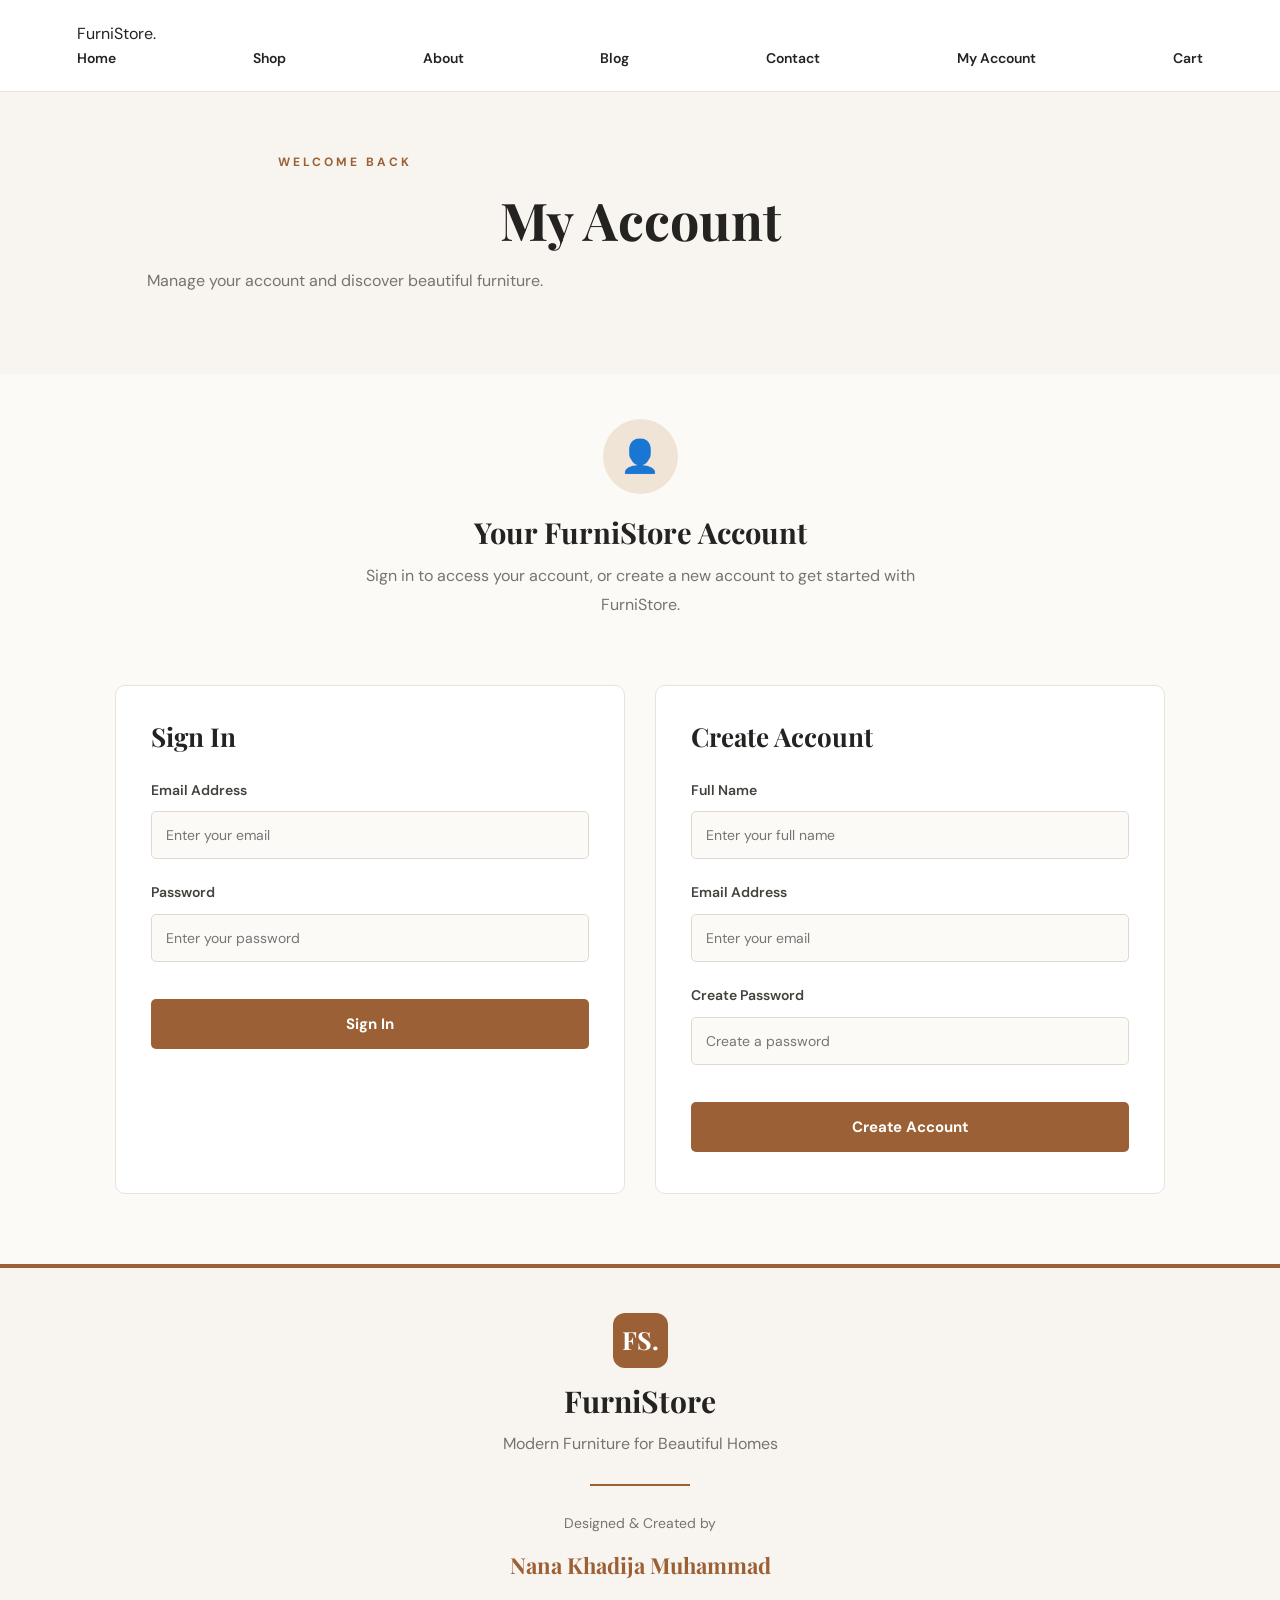
<file: account.html>
<!DOCTYPE html>
<html lang="en">

<head>
    <meta charset="UTF-8">
    <meta name="viewport" content="width=device-width, initial-scale=1.0">
    <link rel="stylesheet" href="./style.css">
    <title>My Account | FurniStore</title>

</head>

<body>

    <header class="navbar">
        <a href="index.html" class="logo">Furni<span>Store.</span></a>

        <nav>
            <a href="index.html">Home</a>
            <a href="shop.html">Shop</a>
            <a href="about.html">About</a>
            <a href="blog.html">Blog</a>
            <a href="contact.html">Contact</a>
            <a href="account.html">My Account</a>
            <a href="cart.html">Cart</a>
        </nav>
    </header>

    <main class="account-page">

        <section class="account-heading">
            <p class="hero-label">WELCOME BACK</p>
            <h1>My Account</h1>
            <p>Manage your account and discover beautiful furniture.</p>
        </section>

        <section class="account-content">

            <div class="account-intro">
                <div class="account-icon">👤</div>
                <h2>Your FurniStore Account</h2>
                <p>
                    Sign in to access your account, or create a new account
                    to get started with FurniStore.
                </p>
            </div>

            <div class="account-forms">

                <form class="account-form" action="#" method="get">
                    <h2>Sign In</h2>

                    <label for="login-email">Email Address</label>
                    <input type="email" id="login-email" name="login-email" placeholder="Enter your email" required>

                    <label for="login-password">Password</label>
                    <input type="password" id="login-password" name="login-password" placeholder="Enter your password"
                        required>

                    <button type="submit" class="account-button">
                        Sign In
                    </button>
                </form>

                <form class="account-form" action="#" method="get">
                    <h2>Create Account</h2>

                    <label for="register-name">Full Name</label>
                    <input type="text" id="register-name" name="register-name" placeholder="Enter your full name"
                        required>

                    <label for="register-email">Email Address</label>
                    <input type="email" id="register-email" name="register-email" placeholder="Enter your email"
                        required>

                    <label for="register-password">Create Password</label>
                    <input type="password" id="register-password" name="register-password"
                        placeholder="Create a password" required>

                    <button type="submit" class="account-button">
                        Create Account
                    </button>
                </form>

            </div>

        </section>

    </main>
    <footer class="furni-footer">
        <div class="footer-logo">FS.</div>

        <h2>FurniStore</h2>

        <p class="footer-tagline">
            Modern Furniture for Beautiful Homes
        </p>

        <div class="footer-line"></div>

        <p class="footer-credit-label">
            Designed &amp; Created by
        </p>

        <p class="footer-creator">
            Nana Khadija Muhammad
        </p>
    </footer>
    <!-- <footer>
        <p>© 2026 FurniStore. All rights reserved.</p>
        <p>Beautiful Furniture for a Beautiful Home.</p>
    </footer> -->

</body>

</html>
</file>
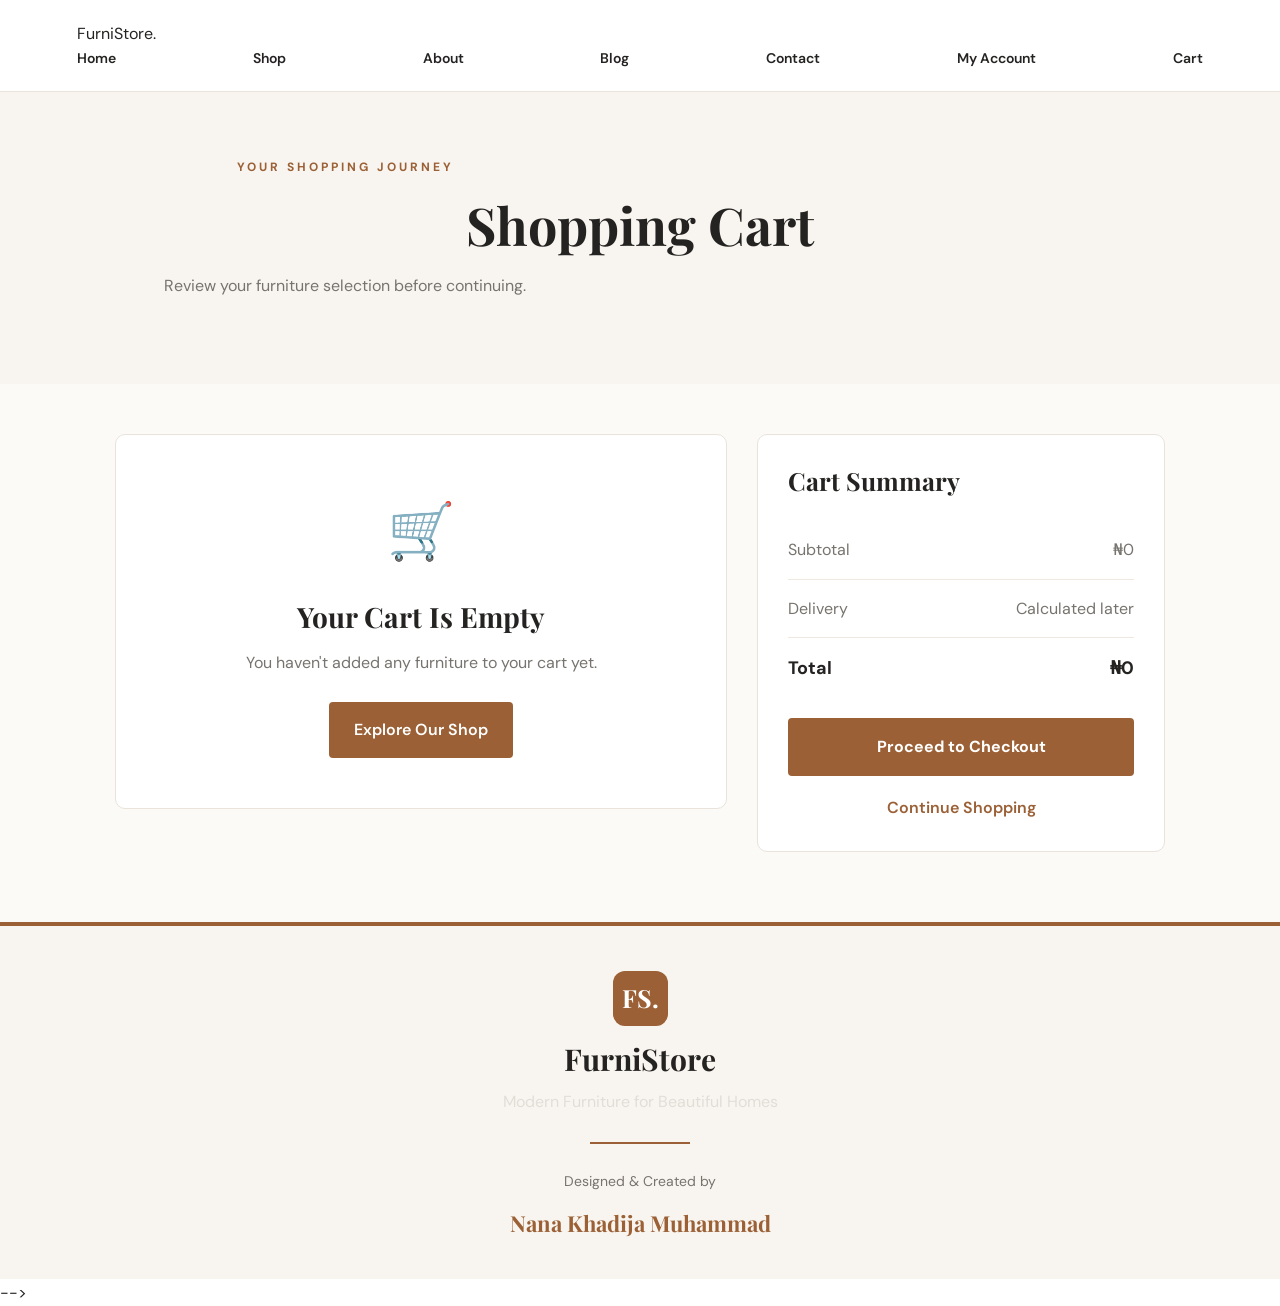
<file: cart.html>
<!DOCTYPE html>
<html lang="en">
<head>
    <meta charset="UTF-8">
    <meta name="viewport" content="width=device-width, initial-scale=1.0">
    <link rel="stylesheet" href="./style.css">
    <title>Shopping Cart | FurniStore</title>
    
</head>
<body>

    <header class="navbar">
        <a href="index.html" class="logo">Furni<span>Store.</span></a>

        <nav>
            <a href="index.html">Home</a>
            <a href="shop.html">Shop</a>
            <a href="about.html">About</a>
            <a href="blog.html">Blog</a>
            <a href="contact.html">Contact</a>
            <a href="account.html">My Account</a>
            <a href="cart.html">Cart</a>
        </nav>
    </header>

    <main class="cart-page">
        <section class="cart-heading">
            <p class="hero-label">YOUR SHOPPING JOURNEY</p>
            <h1>Shopping Cart</h1>
            <p>Review your furniture selection before continuing.</p>
        </section>

        <section class="cart-content">
            <div class="cart-empty">
                <div class="cart-icon">🛒</div>
                <h2>Your Cart Is Empty</h2>
                <p>You haven't added any furniture to your cart yet.</p>
                <a href="shop.html" class="hero-button">Explore Our Shop</a>
            </div>

            <aside class="cart-summary">
                <h2>Cart Summary</h2>
                <div class="summary-row">
                    <span>Subtotal</span>
                    <span>₦0</span>
                </div>
                <div class="summary-row">
                    <span>Delivery</span>
                    <span>Calculated later</span>
                </div>
                <div class="summary-total">
                    <span>Total</span>
                    <span>₦0</span>
                </div>
                <a href="checkout.html" class="checkout-button">Proceed to Checkout</a>
                <a href="shop.html" class="continue-shopping">Continue Shopping</a>
            </aside>
        </section>
    </main>

<footer class="furni-footer">
    <div class="footer-logo">FS.</div>

    <h2>FurniStore</h2>

    <p class="footer-tag  line">
        Modern Furniture for Beautiful Homes
    </p>

    <div class="footer-line"></div>

    <p class="footer-credit-label">
        Designed &amp; Created by
    </p>

    <p class="footer-creator">
        Nana Khadija Muhammad
    </p>
</footer>

    <!-- <footer>
        <p>© 2026 FurniStore. All rights reserved.</p>
        <p>Beautiful Furniture for a Beautiful Home.</p>
    </footer> --> -->

</body>
</html>
</file>
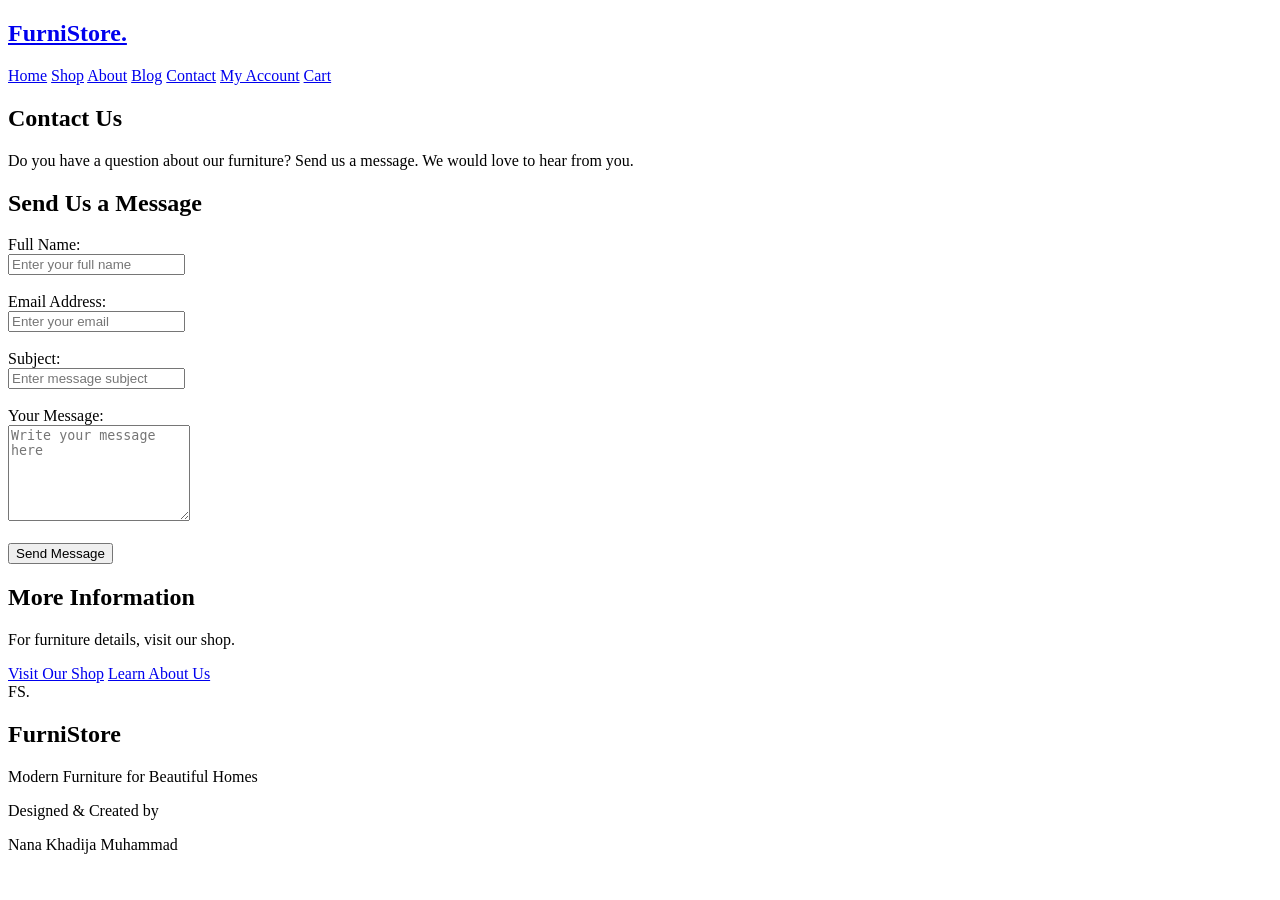
<file: centact.html>
<!DOCTYPE html>
<html lang="en">

<head>
    <meta charset="UTF-8">
    <meta name="viewport" content="width=device-width, initial-scale=1.0">
    <title>Contact Us | FurniStore</title>

</head>

<body>

    <header>
        <nav>
            <h2><a href="index.html">FurniStore.</a></h2>

            <a href="index.html">Home</a>
            <a href="shop.html">Shop</a>
            <a href="about.html">About</a>
            <a href="blog.html">Blog</a>
            <a href="contact.html">Contact</a>
            <a href="account.html">My Account</a>
            <a href="cart.html">Cart</a>
        </nav>
    </header>

    <main>
        <section>
            <h1>Contact Us</h1>

            <p>
                Do you have a question about our furniture?
                Send us a message. We would love to hear from you.
            </p>
        </section>

        <section>
            <h2>Send Us a Message</h2>

            <form action="#" method="post">

                <label for="name">Full Name:</label><br>
                <input type="text" id="name" name="name" placeholder="Enter your full name" required>
                <br><br>

                <label for="email">Email Address:</label><br>
                <input type="email" id="email" name="email" placeholder="Enter your email" required>
                <br><br>

                <label for="subject">Subject:</label><br>
                <input type="text" id="subject" name="subject" placeholder="Enter message subject" required>
                <br><br>

                <label for="message">Your Message:</label><br>
                <textarea id="message" name="message" rows="6" placeholder="Write your message here"
                    required></textarea>
                <br><br>

                <button type="submit">Send Message</button>

            </form>
        </section>

        <section>
            <h2>More Information</h2>

            <p>For furniture details, visit our shop.</p>

            <a href="shop.html">Visit Our Shop</a>
            <a href="about.html">Learn About Us</a>
        </section>
    </main>

    <footer class="furni-footer">
        <div class="footer-logo">FS.</div>

        <h2>FurniStore</h2>

        <p class="footer-tag  line">
            Modern Furniture for Beautiful Homes
        </p>

        <div class="footer-line"></div>

        <p class="footer-credit-label">
            Designed &amp; Created by
        </p>

        <p class="footer-creator">
            Nana Khadija Muhammad
        </p>
    </footer>

        <!-- <p>&copy; 2026 FurniStore. All rights reserved.</p>
        <a href="index.html">Home</a>
        <a href="shop.html">Shop</a>
        <a href="blog.html">Blog</a> -->
    

</body>

</html>
</file>
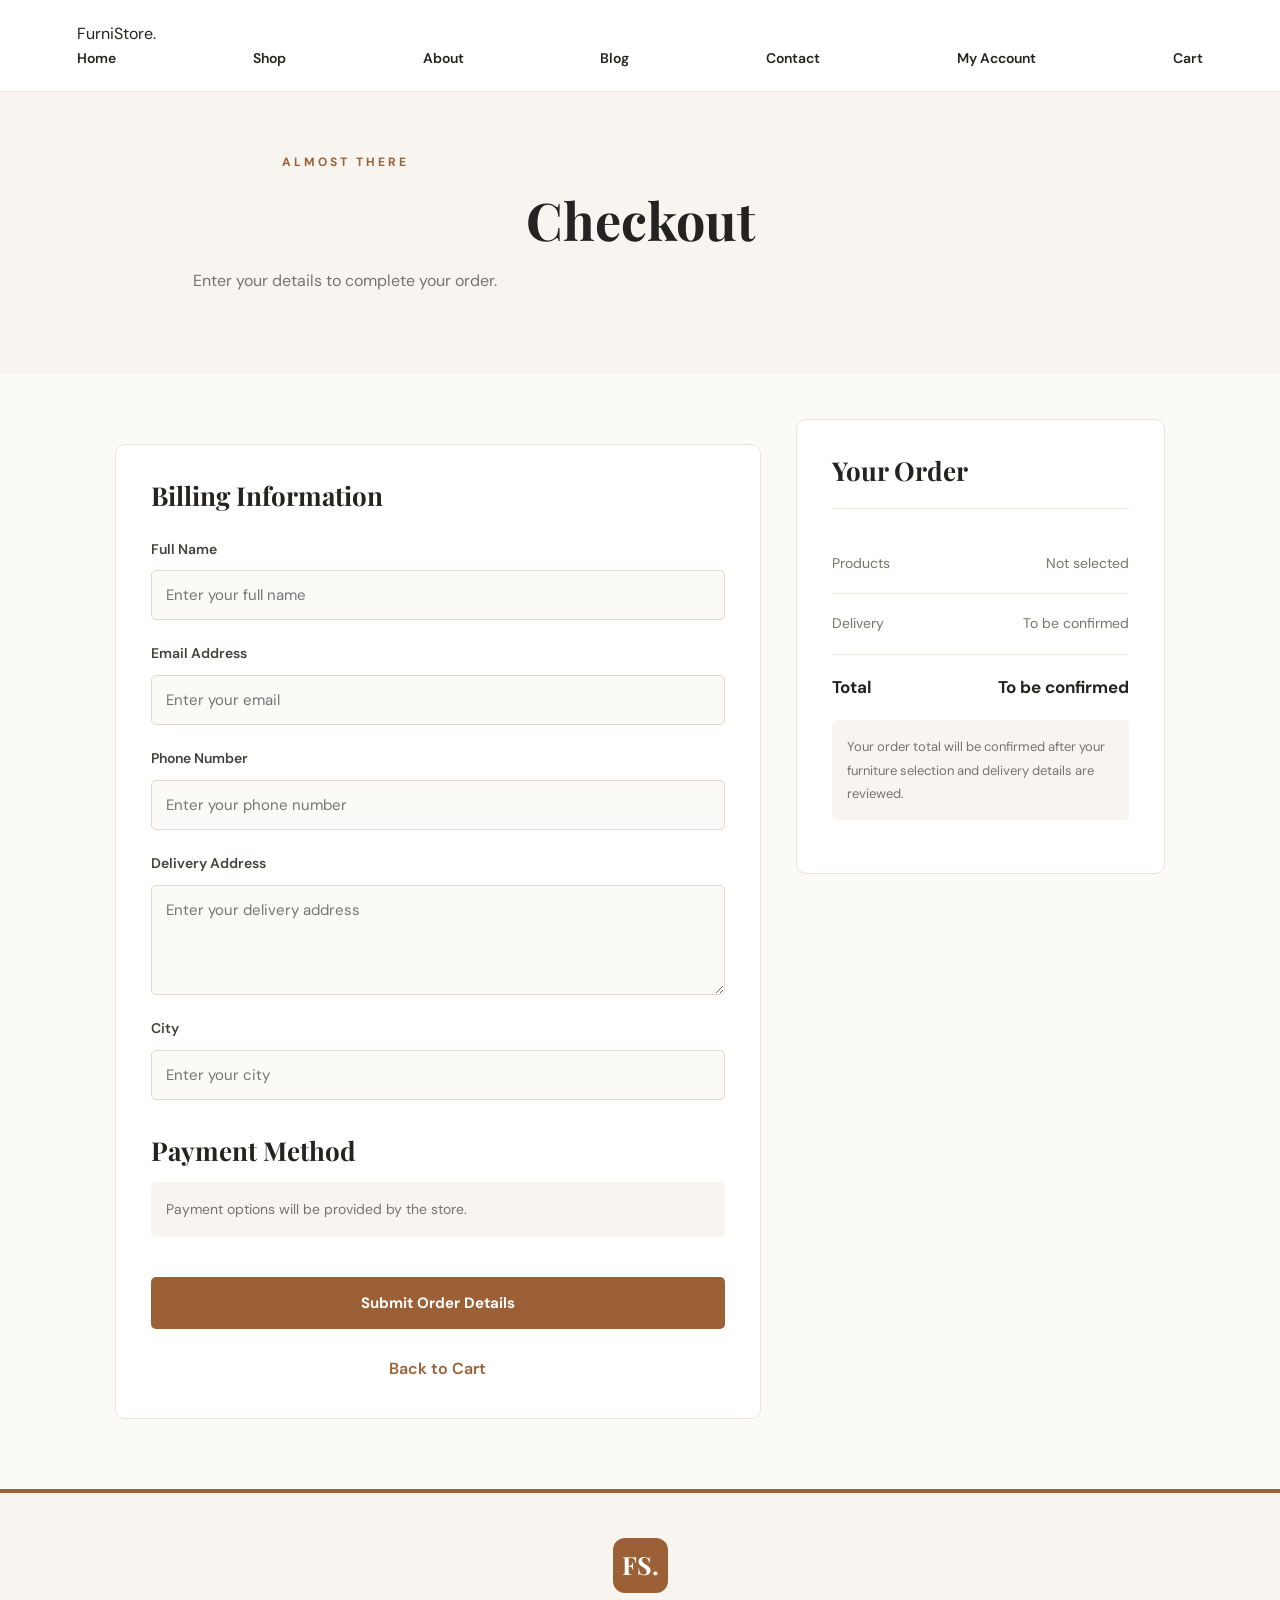
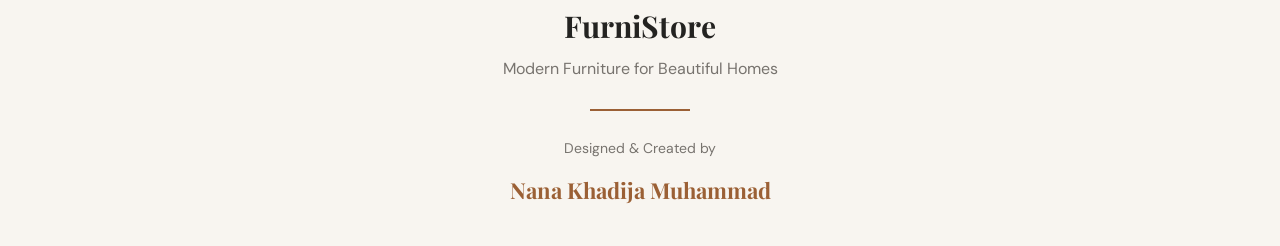
<file: checkout.html>
<!DOCTYPE html>
<html lang="en">
<head>
    <meta charset="UTF-8">
    <meta name="viewport" content="width=device-width, initial-scale=1.0">
    <link rel="stylesheet" href="./style.css">
    <title>Checkout | FurniStore</title>
</head>
<body>

    <header class="navbar">
        <a href="index.html" class="logo">Furni<span>Store.</span></a>

        <nav>
            <a href="index.html">Home</a>
            <a href="shop.html">Shop</a>
            <a href="about.html">About</a>
            <a href="blog.html">Blog</a>
            <a href="contact.html">Contact</a>
            <a href="account.html">My Account</a>
            <a href="cart.html">Cart</a>
        </nav>
    </header>

    <main class="checkout-page">

        <section class="checkout-heading">
            <p class="hero-label">ALMOST THERE</p>
            <h1>Checkout</h1>
            <p>Enter your details to complete your order.</p>
        </section>

        <section class="checkout-layout">

            <form class="checkout-form" action="#" method="get">
                <h2>Billing Information</h2>

                <label for="full-name">Full Name</label>
                <input type="text" id="full-name" name="full-name"
                       placeholder="Enter your full name" required>

                <label for="email">Email Address</label>
                <input type="email" id="email" name="email"
                       placeholder="Enter your email" required>

                <label for="phone">Phone Number</label>
                <input type="tel" id="phone" name="phone"
                       placeholder="Enter your phone number" required>

                <label for="address">Delivery Address</label>
                <textarea id="address" name="address"
                          placeholder="Enter your delivery address"
                          rows="4" required></textarea>

                <label for="city">City</label>
                <input type="text" id="city" name="city"
                       placeholder="Enter your city" required>

                <h2 class="payment-heading">Payment Method</h2>

                <p class="payment-note">
                    Payment options will be provided by the store.
                </p>

                <button type="submit" class="place-order-button">
                    Submit Order Details
                </button>

                <a href="cart.html" class="checkout-back">
                    Back to Cart
                </a>
            </form>

            <aside class="order-summary">
                <h2>Your Order</h2>

                <div class="order-row">
                    <span>Products</span>
                    <span>Not selected</span>
                </div>

                <div class="order-row">
                    <span>Delivery</span>
                    <span>To be confirmed</span>
                </div>

                <div class="order-total">
                    <span>Total</span>
                    <span>To be confirmed</span>
                </div>

                <p class="order-note">
                    Your order total will be confirmed after your
                    furniture selection and delivery details are reviewed.
                </p>
            </aside>

        </section>

    </main>

    <footer class="furni-footer">
        <div class="footer-logo">FS.</div>

        <h2>FurniStore</h2>

        <p class="footer-tagline">
            Modern Furniture for Beautiful Homes
        </p>

        <div class="footer-line"></div>

        <p class="footer-credit-label">
            Designed &amp; Created by
        </p>

        <p class="footer-creator">
            Nana Khadija Muhammad
        </p>
    </footer>
    <!-- <footer>
        <p>© 2026 FurniStore. All rights reserved.</p>
        <p>Beautiful Furniture for a Beautiful Home.</p>
    </footer> -->

</body>
</html>
</file>
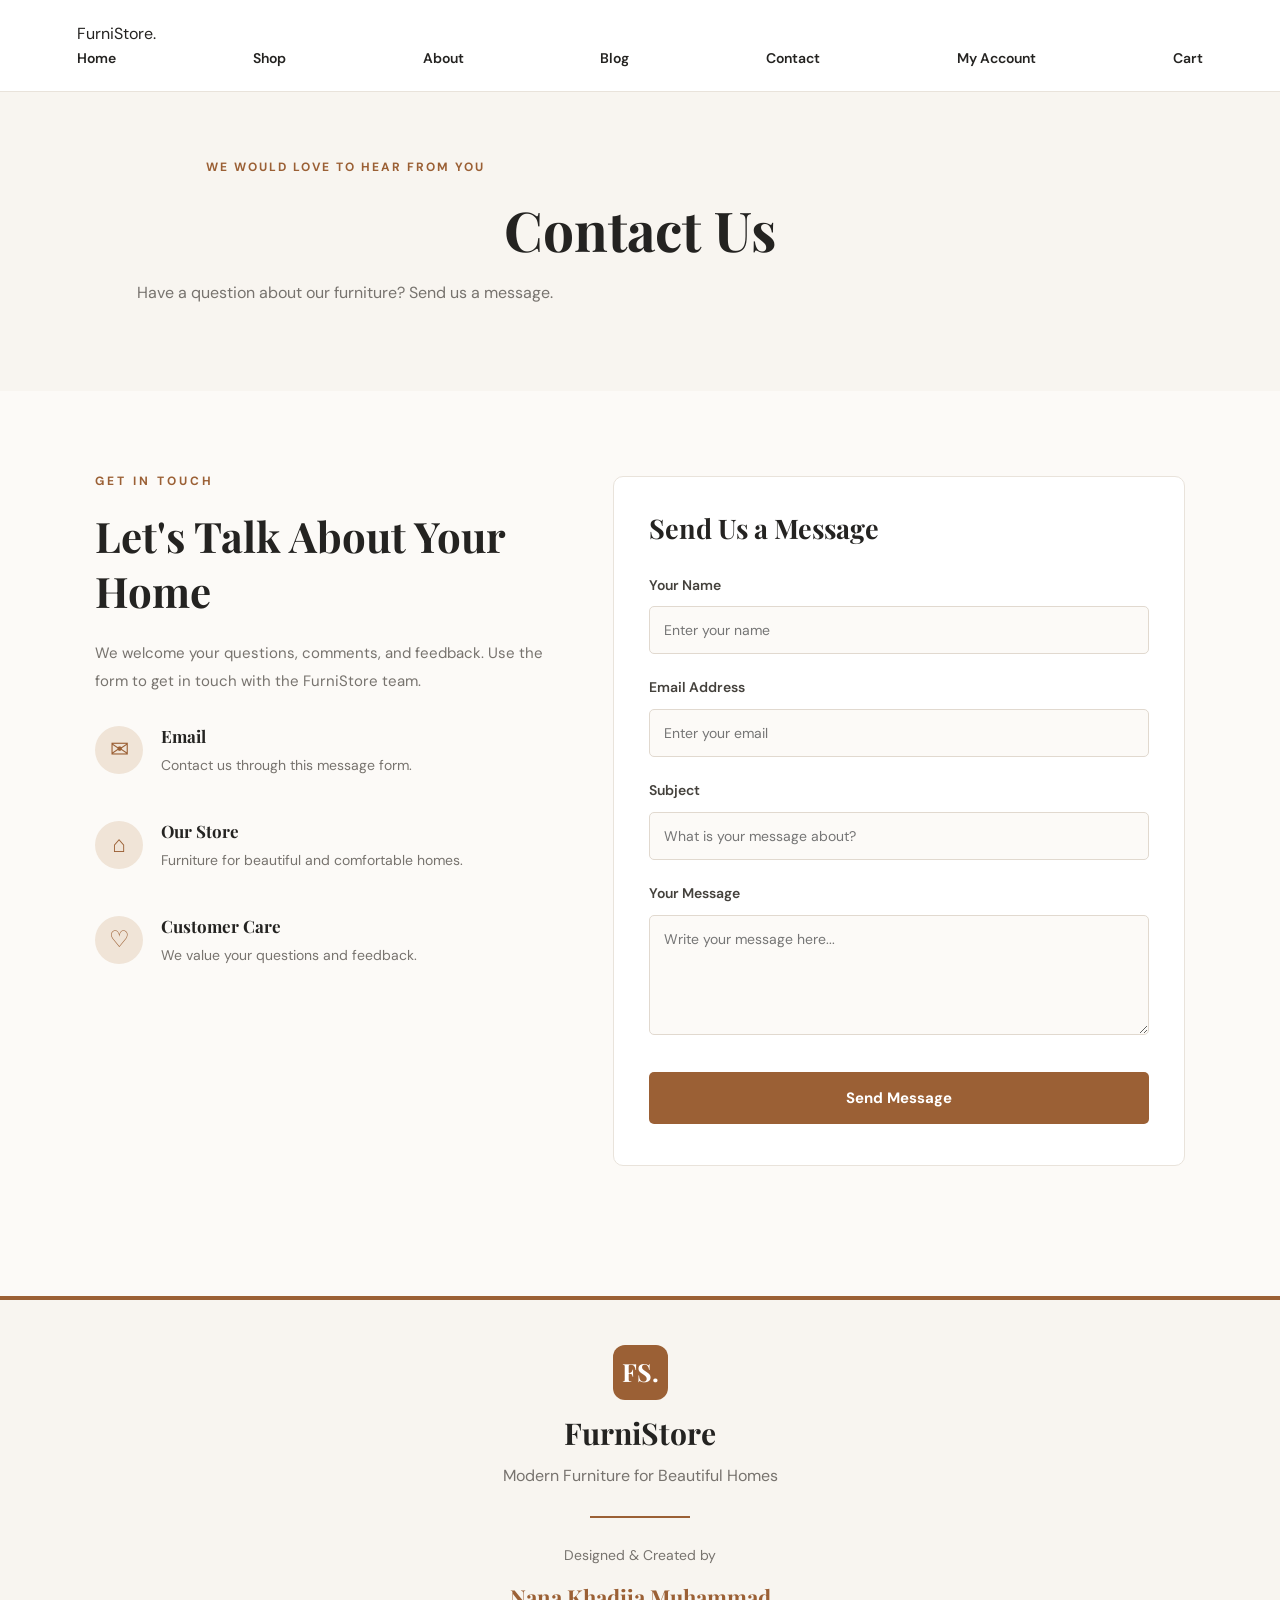
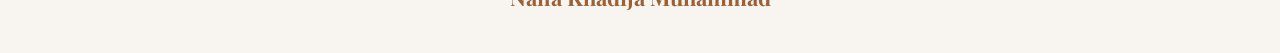
<file: contact.html>
<!DOCTYPE html>
<html lang="en">

<head>
    <meta charset="UTF-8">
    <meta name="viewport" content="width=device-width, initial-scale=1.0">
    <link rel="stylesheet" href="./style.css">
    <title>Contact Us | FurniStore</title>

</head>

<body>

    <header class="navbar">
        <a href="index.html" class="logo">Furni<span>Store.</span></a>

        <nav>
            <a href="index.html">Home</a>
            <a href="shop.html">Shop</a>
            <a href="about.html">About</a>
            <a href="blog.html">Blog</a>
            <a href="contact.html">Contact</a>
            <a href="account.html">My Account</a>
            <a href="cart.html">Cart</a>
        </nav>
    </header>

    <main class="contact-page">

        <section class="contact-hero">
            <p class="hero-label">WE WOULD LOVE TO HEAR FROM YOU</p>
            <h1>Contact Us</h1>
            <p>Have a question about our furniture? Send us a message.</p>
        </section>

        <section class="contact-layout">

            <div class="contact-information">
                <p class="hero-label">GET IN TOUCH</p>
                <h2>Let's Talk About Your Home</h2>
                <p class="contact-intro">
                    We welcome your questions, comments, and feedback.
                    Use the form to get in touch with the FurniStore team.
                </p>

                <div class="contact-item">
                    <div class="contact-icon">✉</div>
                    <div>
                        <h3>Email</h3>
                        <p>Contact us through this message form.</p>
                    </div>
                </div>

                <div class="contact-item">
                    <div class="contact-icon">⌂</div>
                    <div>
                        <h3>Our Store</h3>
                        <p>Furniture for beautiful and comfortable homes.</p>
                    </div>
                </div>

                <div class="contact-item">
                    <div class="contact-icon">♡</div>
                    <div>
                        <h3>Customer Care</h3>
                        <p>We value your questions and feedback.</p>
                    </div>
                </div>
            </div>

            <form class="contact-form" action="#" method="get">
                <h2>Send Us a Message</h2>

                <label for="contact-name">Your Name</label>
                <input type="text" id="contact-name" name="name" placeholder="Enter your name" required>

                <label for="contact-email">Email Address</label>
                <input type="email" id="contact-email" name="email" placeholder="Enter your email" required>

                <label for="contact-subject">Subject</label>
                <input type="text" id="contact-subject" name="subject" placeholder="What is your message about?"
                    required>

                <label for="contact-message">Your Message</label>
                <textarea id="contact-message" name="message" rows="5" placeholder="Write your message here..."
                    required></textarea>

                <button type="submit" class="contact-submit">
                    Send Message
                </button>
            </form>

        </section>

    </main>
    <footer class="furni-footer">
        <div class="footer-logo">FS.</div>

        <h2>FurniStore</h2>

        <p class="footer-tagline">
            Modern Furniture for Beautiful Homes
        </p>

        <div class="footer-line"></div>

        <p class="footer-credit-label">
            Designed &amp; Created by
        </p>

        <p class="footer-creator">
            Nana Khadija Muhammad
        </p>
    </footer>


</body>

</html>
</file>
<file: style.css>
/* =========================
   FURNISTORE - MAIN STYLES
========================= */

@import url('https://fonts.googleapis.com/css2?family=DM+Sans:wght@400;500;600;700&family=Playfair+Display:wght@500;600;700&display=swap');

:root {
    --brown: #9b6035;
    --dark: #242321;
    --cream: #f8f5f0;
    --white: #ffffff;
    --muted: #77736e;
    --border: #e9e3db;
}

* {
    margin: 0;
    padding: 0;
    box-sizing: border-box;
}

html {
    scroll-behavior: smooth;
}

body {
    font-family: 'DM Sans', sans-serif;
    background: var(--white);
    color: var(--dark);
    line-height: 1.7;
}

a {
    color: inherit;
    text-decoration: none;
}

img {
    max-width: 100%;
    display: block;
}

h1, h2, h3 {
    font-family: 'Playfair Display', serif;
    line-height: 1.25;
    margin-bottom: 16px;
}

h1 {
    font-size: clamp(36px, 5vw, 64px);
}

h2 {
    font-size: clamp(27px, 3vw, 40px);
}

h3 {
    font-size: 23px;
}

p {
    color: var(--muted);
    margin-bottom: 18px;
}

section {
    padding: 65px 8%;
}

header {
    background: var(--white);
    border-bottom: 1px solid var(--border);
    padding: 20px 6%;
}

nav {
    display: flex;
    align-items: center;
    justify-content: space-between;
    flex-wrap: wrap;
    gap: 18px;
}

nav h2 {
    font-size: 28px;
    margin: 0;
}

nav h2 a {
    color: var(--brown);
}

nav a {
    font-size: 14px;
    font-weight: 600;
    transition: color 0.3s ease;
}

nav a:hover {
    color: var(--brown);
}

nav ul {
    display: flex;
    flex-wrap: wrap;
    gap: 22px;
    list-style: none;
}

main > section:first-child {
    background: var(--cream);
}

main > section:first-child p {
    max-width: 650px;
}

button,
.button,
main section > a {
    display: inline-block;
    background: var(--brown);
    color: var(--white);
    border: none;
    padding: 13px 24px;
    margin: 6px 8px 6px 0;
    font-family: inherit;
    font-size: 14px;
    font-weight: 600;
    cursor: pointer;
    transition: background 0.3s ease;
}

button:hover,
.button:hover,
main section > a:hover {
    background: var(--dark);
}

article {
    background: var(--cream);
    border: 1px solid var(--border);
    padding: 28px;
    margin: 22px 0;
    border-radius: 8px;
}

article p {
    margin-bottom: 12px;
}

article a {
    color: var(--brown);
    font-weight: 700;
}

article a:hover {
    text-decoration: underline;
}

ul {
    padding-left: 24px;
    margin-bottom: 20px;
}

li {
    margin-bottom: 8px;
}

form {
    max-width: 650px;
    margin-top: 25px;
}

label {
    display: inline-block;
    margin-bottom: 7px;
    font-weight: 600;
}

input,
textarea,
select {
    width: 100%;
    padding: 14px;
    border: 1px solid var(--border);
    border-radius: 5px;
    background: var(--white);
    color: var(--dark);
    font-family: inherit;
    font-size: 15px;
}

input:focus,
textarea:focus,
select:focus {
    outline: 2px solid var(--brown);
    outline-offset: 1px;
}

textarea {
    resize: vertical;
}

form button {
    margin-top: 15px;
}

footer {
    background: var(--dark);
    color: var(--white);
    padding: 35px 8%;
    display: flex;
    flex-wrap: wrap;
    align-items: center;
    gap: 20px;
}

footer p {
    color: #e1ddd7;
    margin: 0;
}

footer a {
    font-size: 14px;
}

footer a:hover {
    color: #d5a77e;
}

/* Responsive design */

@media (max-width: 768px) {
    header {
        padding: 18px 5%;
    }

    nav {
        align-items: flex-start;
        flex-direction: column;
    }

    nav ul {
        gap: 12px;
    }

    section {
        padding: 45px 6%;
    }

    article {
        padding: 22px;
    }

    footer {
        padding: 30px 6%;
    }
}

/* HOME PAGE HERO */

.hero {
    display: grid;
    grid-template-columns: 1fr 1.1fr;
    align-items: center;
    gap: 45px;
    padding: 65px 8%;
    background: #f8f5f0;
    min-height: 520px;
}

.hero-content {
    max-width: 520px;
}

.hero-label {
    color: #9b6035;
    font-size: 13px;
    font-weight: 700;
    letter-spacing: 3px;
    margin-bottom: 20px;
}

.hero-content h1 {
    font-size: clamp(38px, 5vw, 65px);
    line-height: 1.15;
    margin-bottom: 22px;
}

.hero-content > p:not(.hero-label) {
    font-size: 17px;
    line-height: 1.9;
    margin-bottom: 28px;
}

.hero-button {
    display: inline-block;
    background: #9b6035;
    color: white;
    padding: 15px 28px;
    border-radius: 4px;
    font-weight: 600;
    transition: 0.3s;
}

.hero-button:hover {
    background: #242321;
}

.hero-image img {
    width: 100%;
    height: 400px;
    object-fit: cover;
    border-radius: 8px;
}

@media (max-width: 768px) {
    .hero {
        grid-template-columns: 1fr;
        gap: 30px;
        padding: 45px 6%;
    }

    .hero-image img {
        height: 280px;
    }
}

/* SHOP PAGE */

.shop-heading {
    text-align: center;
    background: #f8f5f0;
    padding: 65px 8%;
}

.shop-heading h1 {
    margin-bottom: 15px;
}

.shop-heading > p:last-child {
    max-width: 600px;
    margin: 0 auto;
}

.product-section {
    padding: 60px 8%;
}

.product-section > h2 {
    margin-bottom: 30px;
}

.product-grid {
    display: grid;
    grid-template-columns: repeat(4, minmax(0, 1fr));
    gap: 24px;
}

.product-card {
    padding: 0;
    margin: 0;
    overflow: hidden;
    background: #fff;
    border: 1px solid #e9e3db;
    border-radius: 8px;
    transition: transform 0.3s, box-shadow 0.3s;
}

.product-card:hover {
    transform: translateY(-5px);
    box-shadow: 0 12px 28px rgba(36, 35, 33, 0.1);
}

.product-card img {
    width: 100%;
    height: 230px;
    object-fit: cover;
}

.product-info {
    padding: 20px;
}

.product-category {
    color: #9b6035;
    font-size: 12px;
    text-transform: uppercase;
    letter-spacing: 1px;
    margin-bottom: 8px;
}

.product-info h3 {
    font-size: 21px;
    margin-bottom: 10px;
}

.product-price {
    color: #242321;
    font-weight: 700;
    font-size: 18px;
    margin-bottom: 18px;
}

.product-button {
    display: inline-block;
    padding: 10px 15px;
    background: #9b6035;
    color: white;
    border-radius: 4px;
    font-size: 13px;
    font-weight: 600;
}

.product-button:hover {
    background: #242321;
}

@media (max-width: 1000px) {
    .product-grid {
        grid-template-columns: repeat(2, minmax(0, 1fr));
    }
}

@media (max-width: 520px) {
    .product-grid {
        grid-template-columns: 1fr;
    }

    .product-card img {
        height: 260px;
    }

    .product-section {
        padding: 40px 6%;
    }
}


/* PRODUCT DETAILS PAGE */

.product-detail {
    display: grid;
    grid-template-columns: 1fr 1fr;
    gap: 50px;
    align-items: center;
    padding: 70px 8%;
    background: #ffffff;
}

.product-detail-image img {
    width: 100%;
    height: 480px;
    object-fit: cover;
    border-radius: 10px;
}

.product-detail-info {
    max-width: 550px;
}

.product-detail-info h1 {
    font-size: clamp(35px, 4vw, 50px);
    margin-bottom: 15px;
    color: #242321;
}

.detail-price {
    color: #9b6035;
    font-size: 28px;
    font-weight: 700;
    margin-bottom: 25px;
}

.detail-description {
    color: #77736e;
    font-size: 16px;
    line-height: 1.9;
    margin-bottom: 25px;
}

.product-detail-info > p:not(.hero-label):not(.detail-price):not(.detail-description) {
    margin-bottom: 15px;
}

.back-to-shop {
    display: inline-block;
    margin: 15px 0 0 12px;
    color: #9b6035;
    font-weight: 600;
}

.back-to-shop:hover {
    color: #242321;
}

@media (max-width: 768px) {
    .product-detail {
        grid-template-columns: 1fr;
        gap: 30px;
        padding: 40px 6%;
    }

    .product-detail-image img {
        height: 300px;
    }

    .product-detail-info {
        max-width: 100%;
    }

    .back-to-shop {
        margin-left: 0;
        display: block;
    }
}


/* FIX PRODUCT PAGE STYLE */

.product-detail {
    display: grid;
    grid-template-columns: 1fr 1fr;
    gap: 50px;
    align-items: center;
    max-width: 1200px;
    margin: 40px auto;
    padding: 50px 30px;
    background: #f8f5f0;
    border-radius: 12px;
}

.product-detail-image img {
    display: block;
    width: 100%;
    height: 450px;
    object-fit: cover;
    border-radius: 12px;
}

.product-detail-info {
    padding: 15px;
}

.product-detail-info .hero-label {
    color: #9b6035;
    font-size: 13px;
    font-weight: bold;
    letter-spacing: 3px;
    margin-bottom: 18px;
}

.product-detail-info h1 {
    font-family: "Playfair Display", Georgia, serif;
    font-size: 46px;
    line-height: 1.2;
    color: #242321;
    margin-bottom: 18px;
}

.product-detail-info .detail-price {
    color: #9b6035;
    font-size: 30px;
    font-weight: bold;
    margin-bottom: 22px;
}

.product-detail-info .detail-description {
    color: #77736e;
    font-size: 16px;
    line-height: 1.9;
    margin-bottom: 25px;
}

.product-detail-info > p:not(.hero-label):not(.detail-price):not(.detail-description) {
    color: #44413d;
    font-size: 15px;
    margin-bottom: 15px;
}

.product-detail-info .hero-button {
    display: inline-block;
    margin-top: 20px;
    margin-right: 10px;
    padding: 14px 24px;
    background: #9b6035;
    color: #ffffff;
    text-decoration: none;
    border-radius: 5px;
    font-weight: bold;
}

.product-detail-info .hero-button:hover {
    background: #242321;
}

.product-detail-info .back-to-shop {
    display: inline-block;
    margin-top: 20px;
    padding: 14px 18px;
    color: #9b6035;
    text-decoration: none;
    border: 1px solid #9b6035;
    border-radius: 5px;
    font-weight: bold;
}

.product-detail-info .back-to-shop:hover {
    background: #9b6035;
    color: #ffffff;
}

@media (max-width: 768px) {
    .product-detail {
        grid-template-columns: 1fr;
        gap: 25px;
        margin: 20px 12px;
        padding: 20px;
    }

    .product-detail-image img {
        height: 300px;
    }

    .product-detail-info h1 {
        font-size: 35px;
    }

    .product-detail-info {
        padding: 5px;
    }

    .product-detail-info .hero-button,
    .product-detail-info .back-to-shop {
        margin: 10px 5px 0 0;
    }
}


/* SHOPPING CART PAGE */

.cart-page {
    background: #fcfaf7;
    padding-bottom: 70px;
    min-height: 65vh;
}

.cart-heading {
    text-align: center;
    padding: 65px 20px;
    background: #f3ede5;
}

.cart-heading .hero-label {
    color: #9b6035;
    font-size: 12px;
    font-weight: 700;
    letter-spacing: 3px;
    margin-bottom: 15px;
}

.cart-heading h1 {
    font-family: "Playfair Display", Georgia, serif;
    font-size: clamp(36px, 5vw, 52px);
    color: #242321;
    margin-bottom: 15px;
}

.cart-heading > p:last-child {
    color: #77736e;
    line-height: 1.8;
}

.cart-content {
    display: grid;
    grid-template-columns: 1.5fr 1fr;
    gap: 30px;
    max-width: 1100px;
    margin: 50px auto 0;
    padding: 0 25px;
    align-items: start;
}

.cart-empty {
    text-align: center;
    background: #ffffff;
    border: 1px solid #e9e3db;
    border-radius: 10px;
    padding: 50px 25px;
}

.cart-icon {
    font-size: 55px;
    margin-bottom: 20px;
}

.cart-empty h2 {
    font-family: "Playfair Display", Georgia, serif;
    font-size: 28px;
    color: #242321;
    margin-bottom: 15px;
}

.cart-empty p {
    color: #77736e;
    line-height: 1.8;
    margin-bottom: 25px;
}

.cart-empty .hero-button {
    display: inline-block;
    padding: 14px 25px;
    background: #9b6035;
    color: #ffffff;
    text-decoration: none;
    border-radius: 4px;
    font-weight: 600;
    transition: 0.3s;
}

.cart-empty .hero-button:hover {
    background: #242321;
}

.cart-summary {
    background: #ffffff;
    border: 1px solid #e9e3db;
    border-radius: 10px;
    padding: 30px;
}

.cart-summary h2 {
    font-family: "Playfair Display", Georgia, serif;
    font-size: 25px;
    color: #242321;
    margin-bottom: 25px;
}

.summary-row,
.summary-total {
    display: flex;
    justify-content: space-between;
    align-items: center;
    gap: 15px;
    padding: 15px 0;
    color: #77736e;
    border-bottom: 1px solid #eee8e0;
}

.summary-total {
    color: #242321;
    font-size: 18px;
    font-weight: 700;
    border-bottom: none;
    margin-bottom: 20px;
}

.checkout-button {
    display: block;
    text-align: center;
    padding: 15px 12px;
    background: #9b6035;
    color: #ffffff;
    text-decoration: none;
    border-radius: 4px;
    font-weight: 700;
    transition: 0.3s;
}

.checkout-button:hover {
    background: #242321;
}

.continue-shopping {
    display: block;
    text-align: center;
    margin-top: 18px;
    color: #9b6035;
    text-decoration: none;
    font-weight: 600;
}

.continue-shopping:hover {
    color: #242321;
}

@media (max-width: 768px) {
    .cart-heading {
        padding: 45px 20px;
    }

    .cart-content {
        grid-template-columns: 1fr;
        gap: 25px;
        margin-top: 30px;
        padding: 0 18px;
    }

    .cart-empty {
        padding: 40px 20px;
    }

    .cart-summary {
        padding: 25px 20px;
    }
}


/* CHECKOUT PAGE */

.checkout-page {
    background: #fcfaf7;
    padding-bottom: 70px;
}

.checkout-heading {
    text-align: center;
    padding: 60px 20px;
    background: #f3ede5;
}

.checkout-heading .hero-label {
    color: #9b6035;
    font-size: 12px;
    font-weight: 700;
    letter-spacing: 3px;
    margin-bottom: 15px;
}

.checkout-heading h1 {
    font-family: "Playfair Display", Georgia, serif;
    font-size: clamp(36px, 5vw, 52px);
    color: #242321;
    margin-bottom: 15px;
}

.checkout-heading > p:last-child {
    color: #77736e;
    line-height: 1.8;
}

.checkout-layout {
    display: grid;
    grid-template-columns: 1.4fr 0.8fr;
    gap: 35px;
    max-width: 1100px;
    margin: 45px auto 0;
    padding: 0 25px;
    align-items: start;
}

.checkout-form,
.order-summary {
    background: #ffffff;
    border: 1px solid #e9e3db;
    border-radius: 10px;
    padding: 35px;
}

.checkout-form h2,
.order-summary h2 {
    font-family: "Playfair Display", Georgia, serif;
    font-size: 26px;
    color: #242321;
    margin-bottom: 25px;
}

.checkout-form label {
    display: block;
    color: #44413c;
    font-size: 14px;
    font-weight: 600;
    margin-bottom: 9px;
}

.checkout-form input,
.checkout-form textarea {
    display: block;
    width: 100%;
    padding: 14px;
    margin-bottom: 22px;
    border: 1px solid #e1d9cf;
    border-radius: 5px;
    background: #fcfaf7;
    color: #242321;
    font-family: inherit;
    font-size: 15px;
    outline: none;
}

.checkout-form input:focus,
.checkout-form textarea:focus {
    border-color: #9b6035;
    background: #ffffff;
}

.checkout-form textarea {
    resize: vertical;
}

.checkout-form .payment-heading {
    margin-top: 35px;
    margin-bottom: 15px;
}

.payment-note {
    color: #77736e;
    font-size: 14px;
    line-height: 1.8;
    background: #f8f5f0;
    border-radius: 5px;
    padding: 15px;
    margin-bottom: 25px;
}

.place-order-button {
    width: 100%;
    padding: 16px;
    background: #9b6035;
    color: #ffffff;
    border: none;
    border-radius: 5px;
    font-family: inherit;
    font-size: 15px;
    font-weight: 700;
    cursor: pointer;
    transition: 0.3s;
}

.place-order-button:hover {
    background: #242321;
}

.checkout-back {
    display: block;
    text-align: center;
    margin-top: 20px;
    color: #9b6035;
    text-decoration: none;
    font-weight: 600;
}

.checkout-back:hover {
    color: #242321;
}

.order-summary h2 {
    padding-bottom: 20px;
    border-bottom: 1px solid #e9e3db;
}

.order-row,
.order-total {
    display: flex;
    justify-content: space-between;
    align-items: flex-start;
    gap: 15px;
    padding: 18px 0;
    border-bottom: 1px solid #eee8e0;
    color: #77736e;
    font-size: 14px;
}

.order-total {
    color: #242321;
    font-size: 17px;
    font-weight: 700;
    border-bottom: none;
}

.order-note {
    padding: 15px;
    background: #f8f5f0;
    border-radius: 5px;
    color: #77736e;
    font-size: 13px;
    line-height: 1.8;
}

@media (max-width: 768px) {
    .checkout-heading {
        padding: 45px 20px;
    }

    .checkout-layout {
        grid-template-columns: 1fr;
        gap: 25px;
        margin-top: 30px;
        padding: 0 16px;
    }

    .checkout-form,
    .order-summary {
        padding: 25px 20px;
    }
}


/* MY ACCOUNT PAGE */

.account-page {
    background: #fcfaf7;
    padding-bottom: 70px;
}

.account-heading {
    text-align: center;
    padding: 60px 20px;
    background: #f3ede5;
}

.account-heading .hero-label {
    color: #9b6035;
    font-size: 12px;
    font-weight: 700;
    letter-spacing: 3px;
    margin-bottom: 15px;
}

.account-heading h1 {
    font-family: "Playfair Display", Georgia, serif;
    font-size: clamp(36px, 5vw, 52px);
    color: #242321;
    margin-bottom: 15px;
}

.account-heading > p:last-child {
    color: #77736e;
    line-height: 1.8;
}

.account-content {
    max-width: 1100px;
    margin: 45px auto 0;
    padding: 0 25px;
}

.account-intro {
    text-align: center;
    margin-bottom: 40px;
}

.account-icon {
    display: flex;
    align-items: center;
    justify-content: center;
    width: 75px;
    height: 75px;
    margin: 0 auto 20px;
    background: #f0e4d7;
    border-radius: 50%;
    font-size: 32px;
}

.account-intro h2 {
    font-family: "Playfair Display", Georgia, serif;
    font-size: 29px;
    color: #242321;
    margin-bottom: 12px;
}

.account-intro p {
    max-width: 560px;
    margin: 0 auto;
    color: #77736e;
    line-height: 1.8;
}

.account-forms {
    display: grid;
    grid-template-columns: 1fr 1fr;
    gap: 30px;
}

.account-form {
    padding: 35px;
    background: #ffffff;
    border: 1px solid #e9e3db;
    border-radius: 10px;
}

.account-form h2 {
    font-family: "Playfair Display", Georgia, serif;
    font-size: 26px;
    color: #242321;
    margin-bottom: 25px;
}

.account-form label {
    display: block;
    margin-bottom: 9px;
    color: #44413c;
    font-size: 14px;
    font-weight: 600;
}

.account-form input {
    display: block;
    width: 100%;
    padding: 14px;
    margin-bottom: 22px;
    border: 1px solid #e1d9cf;
    border-radius: 5px;
    background: #fcfaf7;
    font-family: inherit;
    font-size: 14px;
    outline: none;
}

.account-form input:focus {
    border-color: #9b6035;
    background: #ffffff;
}

.account-button {
    width: 100%;
    padding: 15px;
    background: #9b6035;
    color: #ffffff;
    border: none;
    border-radius: 5px;
    font-family: inherit;
    font-size: 15px;
    font-weight: 700;
    cursor: pointer;
    transition: 0.3s;
}

.account-button:hover {
    background: #242321;
}

@media (max-width: 768px) {
    .account-heading {
        padding: 45px 20px;
    }

    .account-content {
        margin-top: 30px;
        padding: 0 16px;
    }

    .account-forms {
        grid-template-columns: 1fr;
        gap: 22px;
    }

    .account-form {
        padding: 25px 20px;
    }
}


/* ABOUT PAGE */

.about-page {
    background: #fcfaf7;
    padding-bottom: 60px;
}

.about-hero {
    text-align: center;
    padding: 70px 20px;
    background: #f3ede5;
}

.about-hero .hero-label {
    color: #9b6035;
    font-size: 12px;
    font-weight: 700;
    letter-spacing: 3px;
    margin-bottom: 18px;
}

.about-hero h1 {
    font-family: "Playfair Display", Georgia, serif;
    font-size: clamp(38px, 5vw, 56px);
    color: #242321;
    margin-bottom: 18px;
}

.about-hero > p:last-child {
    color: #77736e;
    line-height: 1.8;
}

.about-story {
    display: grid;
    grid-template-columns: 1fr 1fr;
    gap: 55px;
    align-items: center;
    max-width: 1200px;
    margin: 70px auto;
    padding: 0 35px;
}

.about-image img {
    width: 100%;
    height: 450px;
    display: block;
    object-fit: cover;
    border-radius: 10px;
}

.about-text .hero-label {
    color: #9b6035;
    font-size: 12px;
    font-weight: 700;
    letter-spacing: 3px;
    margin-bottom: 18px;
}

.about-text h2 {
    font-family: "Playfair Display", Georgia, serif;
    font-size: clamp(30px, 3.5vw, 43px);
    line-height: 1.3;
    color: #242321;
    margin-bottom: 22px;
}

.about-text > p:not(.hero-label) {
    color: #77736e;
    font-size: 15px;
    line-height: 1.9;
    margin-bottom: 18px;
}

.about-text .hero-button,
.about-cta .hero-button {
    display: inline-block;
    margin-top: 15px;
    padding: 15px 25px;
    background: #9b6035;
    color: #ffffff;
    text-decoration: none;
    border-radius: 4px;
    font-weight: 600;
    transition: 0.3s;
}

.about-text .hero-button:hover,
.about-cta .hero-button:hover {
    background: #242321;
}

.about-values {
    padding: 65px 8%;
    background: #f3ede5;
    text-align: center;
}

.about-values > h2 {
    font-family: "Playfair Display", Georgia, serif;
    font-size: clamp(30px, 4vw, 42px);
    color: #242321;
    margin-bottom: 40px;
}

.values-grid {
    display: grid;
    grid-template-columns: repeat(3, minmax(0, 1fr));
    gap: 25px;
    max-width: 1100px;
    margin: 0 auto;
}

.value-card {
    background: #ffffff;
    padding: 35px 25px;
    border: 1px solid #e9e3db;
    border-radius: 8px;
    transition: transform 0.3s, box-shadow 0.3s;
}

.value-card:hover {
    transform: translateY(-5px);
    box-shadow: 0 12px 25px rgba(36, 35, 33, 0.08);
}

.value-icon {
    color: #9b6035;
    font-size: 35px;
    margin-bottom: 18px;
}

.value-card h3 {
    font-family: "Playfair Display", Georgia, serif;
    font-size: 23px;
    color: #242321;
    margin-bottom: 15px;
}

.value-card p {
    color: #77736e;
    font-size: 14px;
    line-height: 1.8;
}

.about-cta {
    text-align: center;
    padding: 70px 20px;
    background: #ffffff;
}

.about-cta h2 {
    font-family: "Playfair Display", Georgia, serif;
    font-size: clamp(28px, 4vw, 40px);
    color: #242321;
    margin-bottom: 15px;
}

.about-cta p {
    color: #77736e;
    line-height: 1.8;
}

@media (max-width: 768px) {
    .about-hero {
        padding: 50px 20px;
    }

    .about-story {
        grid-template-columns: 1fr;
        gap: 30px;
        margin: 40px auto;
        padding: 0 20px;
    }

    .about-image img {
        height: 300px;
    }

    .values-grid {
        grid-template-columns: 1fr;
    }

    .about-values {
        padding: 45px 20px;
    }
}


/* CONTACT PAGE */

.contact-page {
    background: #fcfaf7;
    padding-bottom: 70px;
}

.contact-hero {
    text-align: center;
    padding: 65px 20px;
    background: #f3ede5;
}

.contact-hero .hero-label {
    color: #9b6035;
    font-size: 12px;
    font-weight: 700;
    letter-spacing: 2px;
    margin-bottom: 18px;
}

.contact-hero h1 {
    font-family: "Playfair Display", Georgia, serif;
    font-size: clamp(38px, 5vw, 55px);
    color: #242321;
    margin-bottom: 15px;
}

.contact-hero > p:last-child {
    color: #77736e;
    line-height: 1.8;
}

.contact-layout {
    display: grid;
    grid-template-columns: 0.9fr 1.1fr;
    gap: 50px;
    max-width: 1150px;
    margin: 60px auto;
    padding: 0 30px;
    align-items: start;
}

.contact-information {
    padding: 20px 0;
}

.contact-information .hero-label {
    color: #9b6035;
    font-size: 12px;
    font-weight: 700;
    letter-spacing: 3px;
    margin-bottom: 18px;
}

.contact-information h2 {
    font-family: "Playfair Display", Georgia, serif;
    font-size: clamp(30px, 3.5vw, 42px);
    line-height: 1.3;
    color: #242321;
    margin-bottom: 20px;
}

.contact-intro {
    color: #77736e;
    font-size: 15px;
    line-height: 1.9;
    margin-bottom: 30px;
}

.contact-item {
    display: flex;
    align-items: flex-start;
    gap: 18px;
    margin-bottom: 25px;
}

.contact-icon {
    display: flex;
    align-items: center;
    justify-content: center;
    flex-shrink: 0;
    width: 48px;
    height: 48px;
    background: #f0e4d7;
    color: #9b6035;
    border-radius: 50%;
    font-size: 23px;
}

.contact-item h3 {
    color: #242321;
    font-size: 17px;
    margin-bottom: 7px;
}

.contact-item p {
    color: #77736e;
    font-size: 14px;
    line-height: 1.7;
}

.contact-form {
    background: #ffffff;
    border: 1px solid #e9e3db;
    border-radius: 10px;
    padding: 35px;
}

.contact-form h2 {
    font-family: "Playfair Display", Georgia, serif;
    font-size: 27px;
    color: #242321;
    margin-bottom: 28px;
}

.contact-form label {
    display: block;
    color: #44413c;
    font-size: 14px;
    font-weight: 600;
    margin-bottom: 9px;
}

.contact-form input,
.contact-form textarea {
    display: block;
    width: 100%;
    padding: 14px;
    margin-bottom: 22px;
    border: 1px solid #e1d9cf;
    border-radius: 5px;
    background: #fcfaf7;
    color: #242321;
    font-family: inherit;
    font-size: 14px;
    outline: none;
}

.contact-form input:focus,
.contact-form textarea:focus {
    border-color: #9b6035;
    background: #ffffff;
}

.contact-form textarea {
    resize: vertical;
}

.contact-submit {
    width: 100%;
    padding: 16px;
    background: #9b6035;
    color: #ffffff;
    border: none;
    border-radius: 5px;
    font-family: inherit;
    font-size: 15px;
    font-weight: 700;
    cursor: pointer;
    transition: 0.3s;
}

.contact-submit:hover {
    background: #242321;
}

@media (max-width: 768px) {
    .contact-hero {
        padding: 45px 20px;
    }

    .contact-layout {
        grid-template-columns: 1fr;
        gap: 25px;
        margin: 35px auto;
        padding: 0 18px;
    }

    .contact-form {
        padding: 25px 20px;
    }
}


/* =========================
   BLOG PAGE DESIGN
========================= */

.blog-page {
    background-color: #f8f5f0;
    color: #242321;
    min-height: 100vh;
}

/* Blog Hero */

.blog-hero {
    text-align: center;
    padding: 90px 20px;
    background: linear-gradient(
        rgba(248, 245, 240, 0.92),
        rgba(248, 245, 240, 0.92)
    );
}

.blog-hero .hero-label {
    color: #9b6035;
    font-size: 13px;
    font-weight: bold;
    letter-spacing: 3px;
    margin-bottom: 15px;
}

.blog-hero h1 {
    font-family: "Playfair Display", serif;
    font-size: clamp(38px, 5vw, 60px);
    margin-bottom: 18px;
}

.blog-hero > p:last-child {
    color: #77736e;
    font-size: 16px;
    line-height: 1.8;
    max-width: 600px;
    margin: 0 auto;
}

/* Blog Articles Section */

.blog-section {
    max-width: 1200px;
    margin: 0 auto;
    padding: 60px 24px 90px;
}

.blog-intro {
    text-align: center;
    margin-bottom: 40px;
}

.blog-intro h2,
.blog-cta h2 {
    font-family: "Playfair Display", serif;
    font-size: clamp(28px, 4vw, 40px);
    margin-bottom: 14px;
}

.blog-intro p,
.blog-cta p {
    color: #77736e;
    line-height: 1.8;
}

/* Blog Cards */

.blog-grid {
    display: grid;
    grid-template-columns: repeat(3, minmax(0, 1fr));
    gap: 28px;
}

.blog-card {
    background: #ffffff;
    border: 1px solid #e9e3db;
    border-radius: 12px;
    overflow: hidden;
    transition: transform 0.3s ease,
                box-shadow 0.3s ease;
}

.blog-card:hover {
    transform: translateY(-6px);
    box-shadow: 0 15px 35px rgba(36, 35, 33, 0.10);
}

.blog-image {
    display: block;
    height: 240px;
    overflow: hidden;
}

.blog-image img {
    width: 100%;
    height: 100%;
    object-fit: cover;
    display: block;
    transition: transform 0.4s ease;
}

.blog-card:hover .blog-image img {
    transform: scale(1.05);
}

.blog-card-content {
    padding: 26px 24px 30px;
}

.blog-category {
    color: #9b6035;
    font-size: 11px;
    font-weight: bold;
    letter-spacing: 2px;
    margin-bottom: 14px;
}

.blog-card-content h3 {
    font-family: "Playfair Display", serif;
    font-size: 22px;
    line-height: 1.45;
    margin-bottom: 14px;
}

.blog-card-content > p:not(.blog-category) {
    color: #77736e;
    font-size: 14px;
    line-height: 1.8;
    margin-bottom: 22px;
}

.read-more {
    display: inline-block;
    color: #9b6035;
    font-weight: bold;
    font-size: 14px;
    text-decoration: none;
    transition: color 0.3s ease;
}

.read-more:hover {
    color: #242321;
}

/* Blog Call To Action */

.blog-cta {
    text-align: center;
    background: #eee5da;
    padding: 70px 20px;
}

.blog-cta p {
    margin-bottom: 28px;
}

.blog-cta .hero-button {
    display: inline-block;
    background: #9b6035;
    color: #ffffff;
    padding: 15px 28px;
    border-radius: 5px;
    text-decoration: none;
    font-weight: bold;
    transition: background 0.3s ease;
}

.blog-cta .hero-button:hover {
    background: #242321;
}

/* Responsive Design */

@media (max-width: 900px) {
    .blog-grid {
        grid-template-columns: repeat(2, minmax(0, 1fr));
    }
}

@media (max-width: 600px) {
    .blog-hero {
        padding: 65px 18px;
    }

    .blog-section {
        padding: 45px 18px 60px;
    }

    .blog-grid {
        grid-template-columns: 1fr;
        gap: 24px;
    }

    .blog-image {
        height: 230px;
    }

    .blog-card-content {
        padding: 22px;
    }

    .blog-cta {
        padding: 55px 18px;
    }
}


/* HOME PAGE - FURNITURE CATEGORIES */

.home-categories {
    padding: 80px 6%;
    background: #f8f5f0;
}

.section-heading {
    text-align: center;
    margin-bottom: 40px;
}

.section-heading .hero-label {
    color: #9b6035;
    font-size: 12px;
    font-weight: bold;
    letter-spacing: 3px;
    margin-bottom: 12px;
}

.section-heading h2 {
    color: #242321;
    font-family: "Playfair Display", serif;
    font-size: clamp(30px, 4vw, 42px);
    margin-bottom: 12px;
}

.section-heading > p:last-child {
    color: #77736e;
    line-height: 1.8;
}

.category-grid {
    display: grid;
    grid-template-columns: repeat(3, minmax(0, 1fr));
    gap: 28px;
    max-width: 1200px;
    margin: 0 auto;
}

.category-card {
    background: #ffffff;
    border: 1px solid #e9e3db;
    border-radius: 12px;
    overflow: hidden;
    transition: transform 0.3s ease,
                box-shadow 0.3s ease;
}

.category-card:hover {
    transform: translateY(-6px);
    box-shadow: 0 14px 30px rgba(36, 35, 33, 0.10);
}

.category-card img {
    display: block;
    width: 100%;
    height: 240px;
    object-fit: cover;
}

.category-content {
    padding: 24px;
}

.category-content h3 {
    color: #242321;
    font-family: "Playfair Display", serif;
    font-size: 23px;
    margin-bottom: 12px;
}

.category-content p {
    color: #77736e;
    font-size: 14px;
    line-height: 1.8;
    margin-bottom: 20px;
}

.category-content a {
    color: #9b6035;
    font-size: 14px;
    font-weight: bold;
    text-decoration: none;
    transition: color 0.3s ease;
}

.category-content a:hover {
    color: #242321;
}

/* TABLET */

@media (max-width: 900px) {
    .category-grid {
        grid-template-columns: repeat(2, minmax(0, 1fr));
    }
}

/* MOBILE */

@media (max-width: 600px) {
    .home-categories {
        padding: 55px 18px;
    }

    .category-grid {
        grid-template-columns: 1fr;
        gap: 22px;
    }

    .category-card img {
        height: 230px;
    }

    .category-content {
        padding: 20px;
    }
}


/* HOME PAGE - FEATURED PRODUCTS */

.featured-products {
    padding: 80px 6%;
    background: #ffffff;
}

.featured-grid {
    display: grid;
    grid-template-columns: repeat(4, minmax(0, 1fr));
    gap: 24px;
    max-width: 1250px;
    margin: 0 auto;
}

.featured-card {
    background: #f8f5f0;
    border: 1px solid #e9e3db;
    border-radius: 10px;
    overflow: hidden;
    transition: transform 0.3s ease,
                box-shadow 0.3s ease;
}

.featured-card:hover {
    transform: translateY(-5px);
    box-shadow: 0 12px 28px rgba(36, 35, 33, 0.10);
}

.featured-image {
    display: block;
    height: 220px;
    overflow: hidden;
}

.featured-image img {
    display: block;
    width: 100%;
    height: 100%;
    object-fit: cover;
    transition: transform 0.4s ease;
}

.featured-card:hover .featured-image img {
    transform: scale(1.05);
}

.featured-info {
    padding: 20px;
}

.featured-info h3 {
    color: #242321;
    font-family: "Playfair Display", serif;
    font-size: 20px;
    margin-bottom: 10px;
}

.featured-price {
    color: #9b6035;
    font-size: 17px;
    font-weight: bold;
    margin-bottom: 18px;
}

.featured-button {
    display: block;
    text-align: center;
    background: #9b6035;
    color: #ffffff;
    padding: 12px 15px;
    border-radius: 5px;
    text-decoration: none;
    font-size: 14px;
    font-weight: bold;
    transition: background 0.3s ease;
}

.featured-button:hover {
    background: #242321;
}

.featured-action {
    text-align: center;
    margin-top: 40px;
}

.featured-action .hero-button {
    display: inline-block;
    background: #9b6035;
    color: #ffffff;
    padding: 15px 28px;
    border-radius: 5px;
    text-decoration: none;
    font-weight: bold;
    transition: background 0.3s ease;
}

.featured-action .hero-button:hover {
    background: #242321;
}

/* TABLET */

@media (max-width: 1000px) {
    .featured-grid {
        grid-template-columns: repeat(2, minmax(0, 1fr));
    }
}

/* MOBILE */

@media (max-width: 550px) {
    .featured-products {
        padding: 55px 18px;
    }

    .featured-grid {
        grid-template-columns: 1fr;
        gap: 22px;
    }

    .featured-image {
        height: 250px;
    }
}

/* HOME PAGE - BLOG INSPIRATION */

.home-blog {
    display: grid;
    grid-template-columns: 1fr 1fr;
    align-items: center;
    gap: 50px;
    padding: 80px 7%;
    background: #f8f5f0;
}

.home-blog-content .hero-label,
.home-help .hero-label {
    color: #9b6035;
    font-size: 12px;
    font-weight: bold;
    letter-spacing: 3px;
    margin-bottom: 16px;
}

.home-blog-content h2,
.home-help h2 {
    color: #242321;
    font-family: "Playfair Display", serif;
    font-size: clamp(30px, 4vw, 42px);
    line-height: 1.3;
    margin-bottom: 18px;
}

.home-blog-content > p:not(.hero-label) {
    color: #77736e;
    font-size: 15px;
    line-height: 1.9;
    margin-bottom: 28px;
    max-width: 480px;
}

.home-blog-image {
    height: 380px;
    border-radius: 12px;
    overflow: hidden;
}

.home-blog-image img {
    display: block;
    width: 100%;
    height: 100%;
    object-fit: cover;
}

.home-blog-content .hero-button,
.home-help .hero-button {
    display: inline-block;
    background: #9b6035;
    color: #ffffff;
    padding: 15px 26px;
    border-radius: 5px;
    text-decoration: none;
    font-weight: bold;
    transition: background 0.3s ease;
}

.home-blog-content .hero-button:hover,
.home-help .hero-button:hover {
    background: #242321;
}

/* HOME PAGE - CONTACT CTA */

.home-help {
    text-align: center;
    padding: 75px 20px 85px;
    background: #eee5da;
}

.home-help > p:not(.hero-label) {
    max-width: 600px;
    margin: 0 auto 28px;
    color: #77736e;
    line-height: 1.9;
}

/* RESPONSIVE DESIGN */

@media (max-width: 750px) {
    .home-blog {
        grid-template-columns: 1fr;
        gap: 30px;
        padding: 55px 22px;
    }

    .home-blog-image {
        height: 280px;
    }

    .home-help {
        padding: 55px 20px 65px;
    }
}

.creator-credit {
    margin-top: 15px;
    color: #77736e;
    font-size: 14px;
    text-align: center;
}

.creator-credit strong {
    display: block;
    margin-top: 6px;
    color: #9b6035;
    font-family: "Playfair Display", serif;
    font-size: 18px;
    font-weight: 600;
}

.brand-logo a {
    display: flex;
    align-items: center;
    gap: 10px;
    text-decoration: none;
    color: #242321;
}

.brand-mark {
    display: flex;
    align-items: center;
    justify-content: center;
    width: 45px;
    height: 45px;
    background-color: #9b6035;
    color: #ffffff;
    border-radius: 10px;
    font-family: "Playfair Display", serif;
    font-size: 20px;
    font-weight: bold;
}

.brand-dot {
    color: #9b6035;
}



/* New FurniStore Footer Design */
footer {
    background: #242321;
    color: #f8f5f0;
    padding: 45px 20px 25px;
    display: flex;
    flex-direction: column;
    align-items: center;
    justify-content: center;
    gap: 16px;
    text-align: center;
    border-top: 4px solid #9b6035;
}

footer p {
    margin: 0;
    line-height: 1.8;
}

footer .creator-credit {
    color: #c8c0b5;
    font-size: 14px;
    margin: 5px 0;
}

footer .creator-credit strong {
    display: block;
    color: #d49a6a;
    font-family: "Playfair Display", serif;
    font-size: 22px;
    margin-top: 8px;
}

footer a {
    color: #f8f5f0;
    text-decoration: none;
    margin: 0 10px;
    transition: color 0.3s ease;
}

footer a:hover {
    color: #d49a6a;
}

@media (max-width: 600px) {
    footer {
        padding: 35px 15px 25px;
    }

    footer .creator-credit strong {
        font-size: 19px;
    }

    footer a {
        margin: 5px 7px;
    }
}

/* FurniStore Footer Design */
.furni-footer {
    background: #f8f5f0;
    color: #242321;
    padding: 45px 20px 25px;
    text-align: center;
    border-top: 4px solid #9b6035;
    display: flex;
    flex-direction: column;
    align-items: center;
    gap: 10px;
}

.furni-footer .footer-logo {
    background: #9b6035;
    color: white;
    width: 55px;
    height: 55px;
    border-radius: 12px;
    display: flex;
    align-items: center;
    justify-content: center;
    font-family: "Playfair Display", serif;
    font-size: 25px;
    font-weight: bold;
}

.furni-footer h2 {
    margin: 5px 0 0;
    font-family: "Playfair Display", serif;
    font-size: 30px;
}

.furni-footer .footer-tagline {
    color: #77736e;
    margin: 0;
}

.furni-footer .footer-line {
    width: 100px;
    height: 2px;
    background: #9b6035;
    margin: 15px 0;
}

.furni-footer .footer-credit-label {
    color: #77736e;
    margin: 0;
    font-size: 14px;
}

.furni-footer .footer-creator {
    color: #9b6035;
    font-family: "Playfair Display", serif;
    font-size: 22px;
    font-weight: bold;
    margin: 0 0 10px;
}

.furni-footer .footer-links {
    display: flex;
    justify-content: center;
    flex-wrap: wrap;
    gap: 20px;
    margin: 10px 0;
}

.furni-footer .footer-links a {
    color: #242321;
    text-decoration: none;
}

.furni-footer .footer-links a:hover {
    color: #9b6035;
}

.furni-footer .footer-copyright {
    color: #77736e;
    font-size: 13px;
    margin: 10px 0 0;
}

@media (max-width: 600px) {
    .furni-footer .footer-creator {
        font-size: 19px;
    }

    .furni-footer .footer-tagline {
        font-size: 14px;
    }
}
</file>
